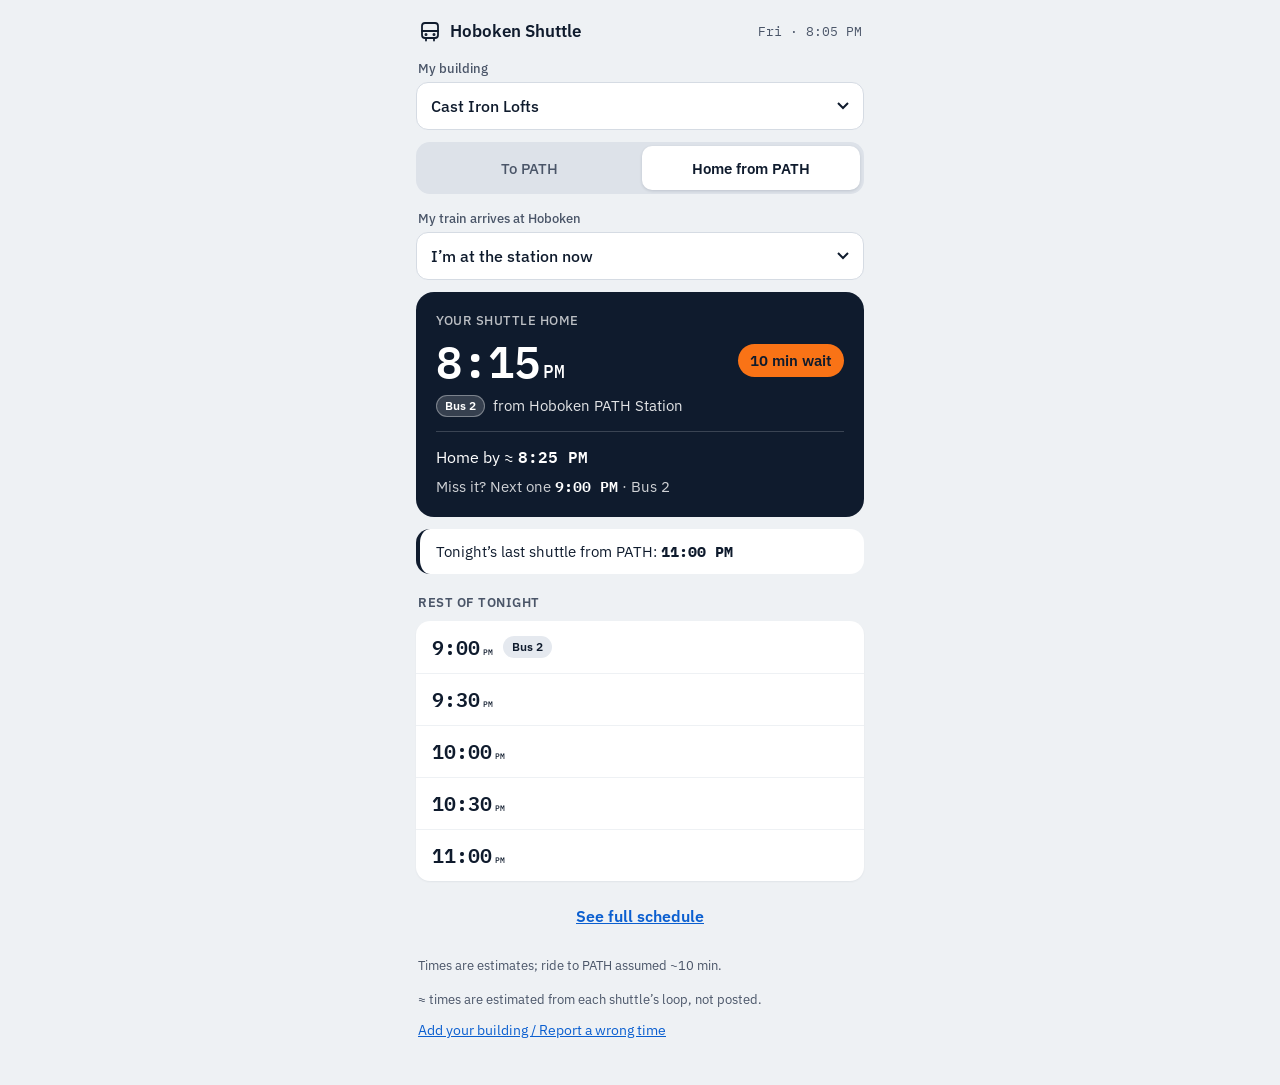
<file: index.html>
<!doctype html>
<html lang="en">
<head>
  <meta charset="utf-8">
  <meta name="viewport" content="width=device-width, initial-scale=1, viewport-fit=cover">
  <title>Hoboken Shuttle</title>
  <meta name="description" content="Next shuttle to Hoboken PATH, and which train you can make.">
  <meta name="theme-color" content="#0F1B2D">
  <link rel="preconnect" href="https://fonts.googleapis.com">
  <link rel="preconnect" href="https://fonts.gstatic.com" crossorigin>
  <link rel="stylesheet" href="https://fonts.googleapis.com/css2?family=IBM+Plex+Mono:wght@500;600&family=IBM+Plex+Sans:wght@400;500;600&display=swap">
  <link rel="stylesheet" href="styles.css">
</head>
<body>
  <div class="wrap">
    <header class="app-header">
      <div class="brand">
        <svg viewBox="0 0 24 24" width="24" height="24" aria-hidden="true" fill="none" stroke="currentColor" stroke-width="1.8" stroke-linecap="round" stroke-linejoin="round">
          <rect x="4" y="3" width="16" height="15" rx="3"/><path d="M4 11h16M8 18v2.5M16 18v2.5"/><circle cx="8" cy="14.5" r=".6" fill="currentColor"/><circle cx="16" cy="14.5" r=".6" fill="currentColor"/>
        </svg>
        <span>Hoboken Shuttle</span>
      </div>
      <div class="clock mono" id="clock" aria-live="off"></div>
    </header>

    <main>
      <section id="screen-main" aria-label="Next shuttle">
        <div class="field">
          <label for="building">My building</label>
          <select id="building"></select>
        </div>
        <div class="seg" role="group" aria-label="Direction">
          <button type="button" class="seg-btn" data-mode="to" aria-pressed="false">To PATH</button>
          <button type="button" class="seg-btn" data-mode="home" aria-pressed="false">Home from PATH</button>
        </div>
        <div class="field" id="picker" hidden>
          <label for="arrival">My train arrives at Hoboken</label>
          <select id="arrival"></select>
        </div>
        <div id="content"></div>
      </section>

      <section id="screen-schedule" aria-label="Full schedule" hidden>
        <div class="sched-bar">
          <button type="button" class="back" id="back"><span aria-hidden="true">←</span> Back</button>
          <div class="field field--bar">
            <label for="building2" class="sr-only">My building</label>
            <select id="building2"></select>
          </div>
        </div>
        <div id="schedule"></div>
      </section>
    </main>
    <noscript><p class="note">This app needs JavaScript to show the schedule.</p></noscript>
  </div>
  <script type="module" src="app.js"></script>
</body>
</html>
</file>
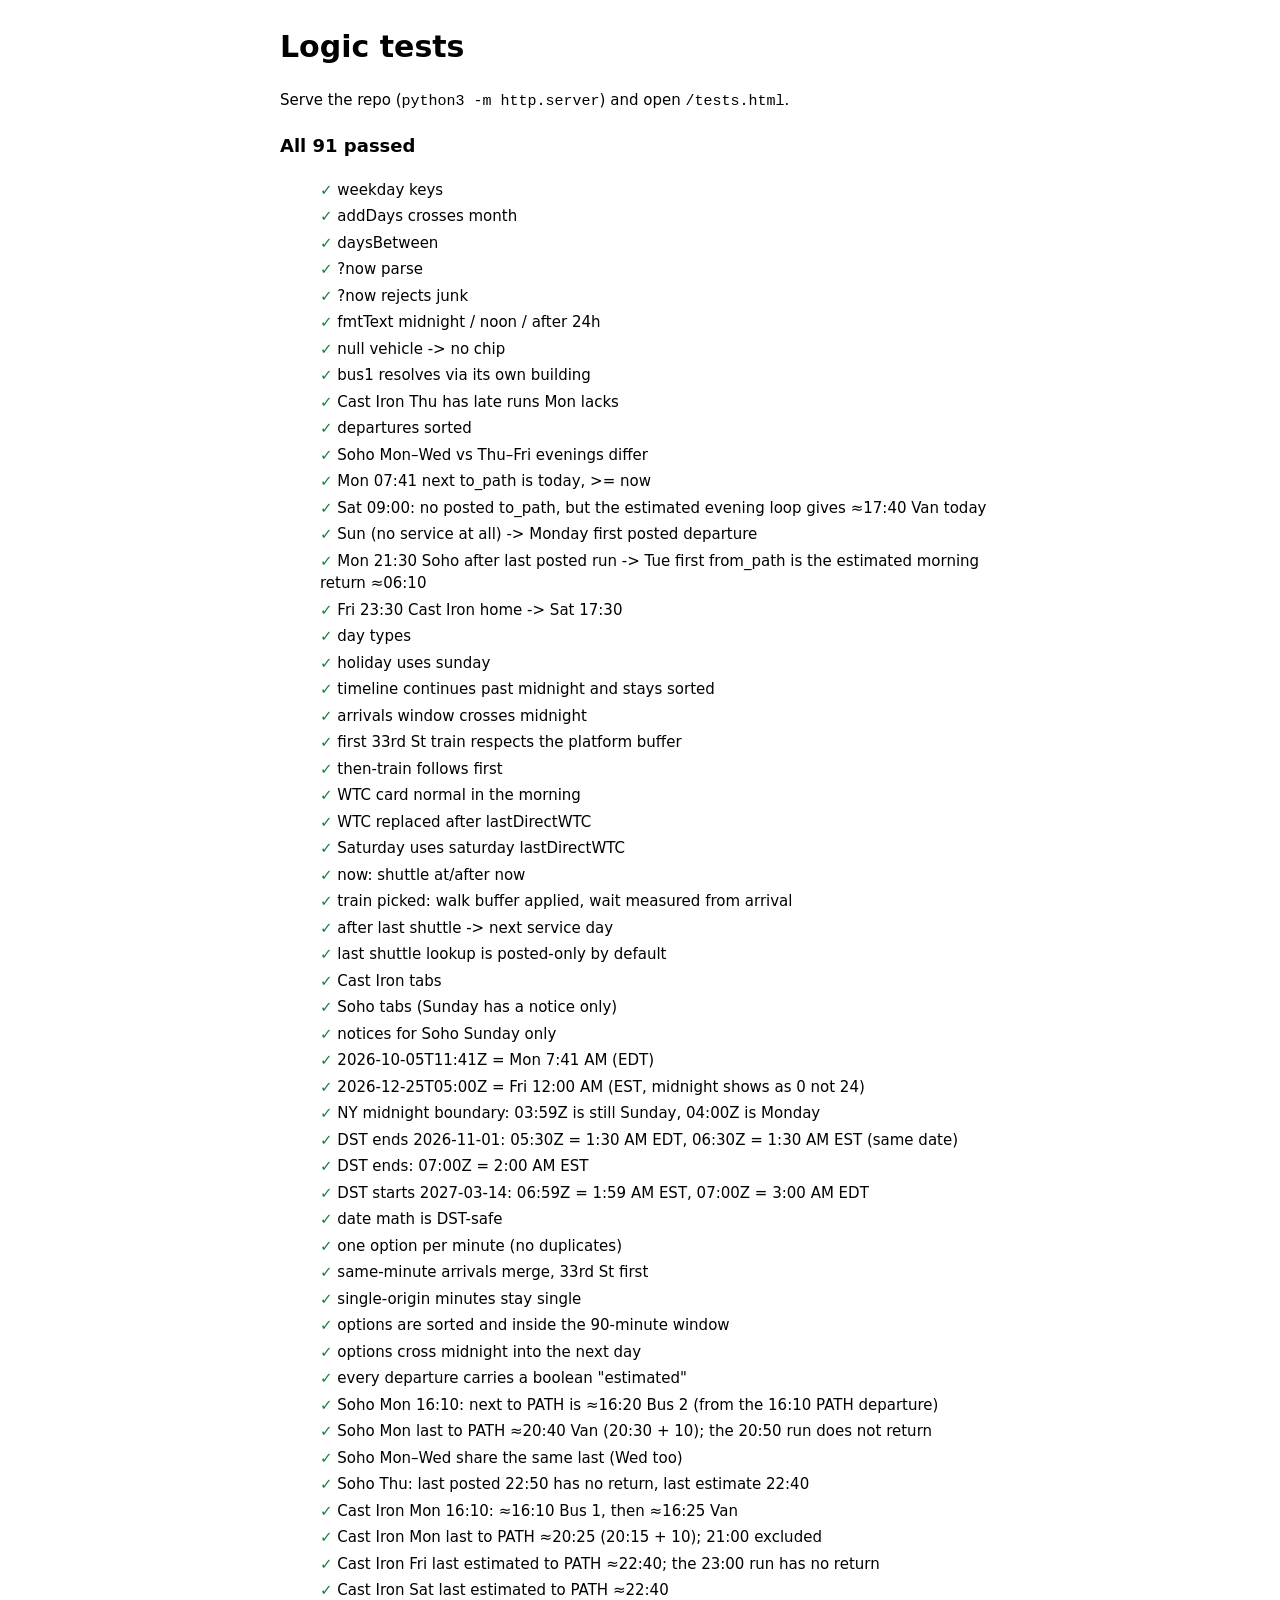
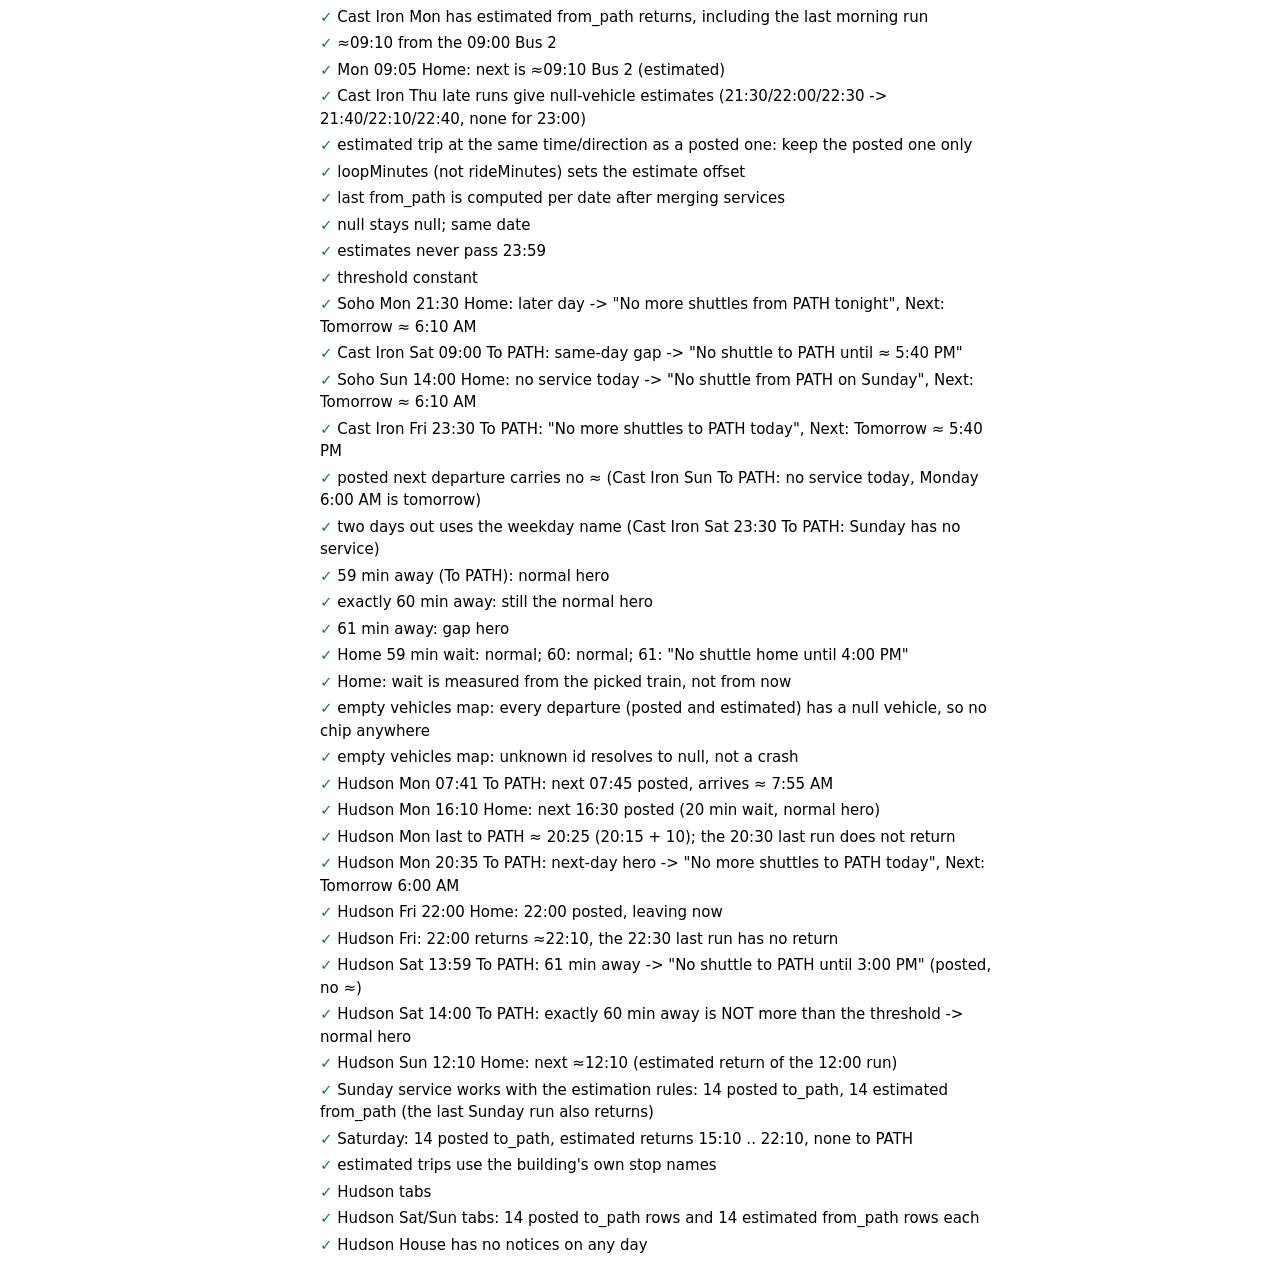
<file: tests.html>
<!doctype html>
<html lang="en">
<head>
  <meta charset="utf-8">
  <meta name="viewport" content="width=device-width, initial-scale=1">
  <title>Hoboken Shuttle tests</title>
  <style>
    body { font: 15px/1.5 system-ui, sans-serif; max-width: 720px; margin: 24px auto; padding: 0 16px; }
    li { list-style: none; padding: 2px 0; } .pass::before { content: "✓ "; color: #15803D; }
    .fail { color: #B91C1C; font-weight: 600; } .fail::before { content: "✗ "; }
    #summary { font-weight: 700; font-size: 18px; }
  </style>
</head>
<body>
  <h1>Logic tests</h1>
  <p>Serve the repo (<code>python3 -m http.server</code>) and open <code>/tests.html</code>.</p>
  <p id="summary">Running…</p>
  <ul id="results"></ul>
  <script type="module">
    import { nowNY, parseNowOverride, addDays, daysBetween, dayKey, fmtText } from './js/time.js';
    import * as L from './js/logic.js';

    const [sch, path] = await Promise.all(['data/schedules.json', 'data/path.json'].map((u) => fetch(u).then((r) => r.json())));
    const bld = (id) => sch.buildings.find((b) => b.id === id);
    const [cast, soho] = [bld('cast-iron'), bld('soho-lofts')];
    const at = (date, hhmm) => ({ date, minutes: +hhmm.slice(0, 2) * 60 + +hhmm.slice(3) });
    // 2026-10-02 is a Friday: Sat 10-03, Sun 10-04, Mon 10-05, Tue 10-06
    const results = [];
    const eq = (name, got, want) => results.push({ name, ok: JSON.stringify(got) === JSON.stringify(want), got, want });
    const ok = (name, cond, got) => results.push({ name, ok: !!cond, got, want: 'truthy' });

    // time
    eq('weekday keys', ['2026-10-02', '2026-10-03', '2026-10-04', '2026-10-05'].map(dayKey), ['fri', 'sat', 'sun', 'mon']);
    eq('addDays crosses month', addDays('2026-10-31', 1), '2026-11-01');
    eq('daysBetween', daysBetween('2026-10-02', '2026-10-05'), 3);
    eq('?now parse', parseNowOverride('2026-10-05T07:41'), { date: '2026-10-05', minutes: 461 });
    eq('?now rejects junk', [parseNowOverride('2026-13-45T07:41'), parseNowOverride('nope'), parseNowOverride('2026-10-05T25:00')], [null, null, null]);
    eq('fmtText midnight / noon / after 24h', [fmtText(0), fmtText(720), fmtText(1445)], ['12:00 AM', '12:00 PM', '12:05 AM']);

    // vehicles are building-scoped
    eq('null vehicle -> no chip', L.vehicleOf(cast, null), null);
    const savedLabel = soho.vehicles.bus1.label;
    soho.vehicles.bus1.label = 'SOHO-ONLY';
    eq('bus1 resolves via its own building', [L.vehicleOf(cast, 'bus1').label, L.vehicleOf(soho, 'bus1').label], ['Bus 1', 'SOHO-ONLY']);
    soho.vehicles.bus1.label = savedLabel;

    // shuttle day matching uses each service's days exactly
    const castThu = L.departuresFor(cast, 'from_path', '2026-10-01'), castMon = L.departuresFor(cast, 'from_path', '2026-10-05');
    ok('Cast Iron Thu has late runs Mon lacks', castThu.length > castMon.length && castThu.some((d) => d.time === '23:00' && d.vehicle === null), castThu.length + ' vs ' + castMon.length);
    ok('departures sorted', castThu.every((d, i) => !i || castThu[i - 1].min <= d.min));
    const sohoMon = L.departuresFor(soho, 'from_path', '2026-10-05'), sohoFri = L.departuresFor(soho, 'from_path', '2026-10-02');
    ok('Soho Mon–Wed vs Thu–Fri evenings differ', sohoMon.at(-1).time === '20:50' && sohoFri.at(-1).time === '22:50', [sohoMon.at(-1).time, sohoFri.at(-1).time]);

    // next departure
    let n = L.nextDeparture(cast, 'to_path', at('2026-10-05', '07:41'));
    ok('Mon 07:41 next to_path is today, >= now', n.date === '2026-10-05' && n.dep.min >= 461, n.dep.time);
    n = L.nextDeparture(cast, 'to_path', at('2026-10-03', '09:00'));
    eq('Sat 09:00: no posted to_path, but the estimated evening loop gives ≈17:40 Van today', [n.date, n.dep.time, n.dep.estimated, n.dep.vehicle.id], ['2026-10-03', '17:40', true, 'van']);
    n = L.nextDeparture(cast, 'to_path', at('2026-10-04', '09:00'));
    eq('Sun (no service at all) -> Monday first posted departure', [n.date, n.dep.time, n.dep.estimated], ['2026-10-05', cast.services[0].departures[0].time, false]);
    n = L.nextDeparture(soho, 'from_path', at('2026-10-05', '21:30'));
    eq('Mon 21:30 Soho after last posted run -> Tue first from_path is the estimated morning return ≈06:10', [n.date, n.dep.time, n.dep.estimated], ['2026-10-06', '06:10', true]);
    n = L.nextDeparture(cast, 'from_path', at('2026-10-02', '23:30'));
    eq('Fri 23:30 Cast Iron home -> Sat 17:30', [n.date, n.dep.time], ['2026-10-03', '17:30']);

    // PATH day types and midnight crossing
    eq('day types', ['2026-10-02', '2026-10-03', '2026-10-04'].map((d) => L.pathDayType(path, d)), ['weekday', 'saturday', 'sunday']);
    eq('holiday uses sunday', L.pathDayType({ ...path, holidays: ['2026-10-05'] }, '2026-10-05'), 'sunday');
    const tl = L.pathTimeline(path, '2026-10-02', 'departures');
    ok('timeline continues past midnight and stays sorted', tl.some((e) => e.abs >= 1440) && tl.every((e, i) => !i || tl[i - 1].abs <= e.abs));
    const late = L.pathArrivalsWindow(path, at('2026-10-02', '23:30'));
    ok('arrivals window crosses midnight', late.some((e) => e.abs >= 1440) && late.every((e) => e.abs <= 23 * 60 + 30 + 90), late.length);

    // connections: buffer, slack, tight
    const c = L.connections(path, '2026-10-05', 7 * 60 + 51);
    ok('first 33rd St train respects the platform buffer', c[0].first.abs >= 7 * 60 + 51 + L.PLATFORM_BUFFER_MIN && c[0].slack >= 0 && c[0].first.abs - 471 - 2 === c[0].slack, c[0]);
    ok('then-train follows first', c[0].then.abs > c[0].first.abs);
    ok('WTC card normal in the morning', c[1].dest === L.WTC && c[1].first, c[1]);

    // after lastDirectWTC (fixture: to_path shuttle that arrives after 23:13 on a weekday)
    const lateBuilding = { id: 'x', rideMinutes: 10, vehicles: { v: { label: 'V' } }, notices: [], services: [{ direction: 'to_path', from: 'X', days: ['fri'], departures: [{ time: '23:10', vehicle: 'v' }] }] };
    const ln = L.nextDeparture(lateBuilding, 'to_path', at('2026-10-02', '23:00'));
    const lc = L.shuttleConnections(path, lateBuilding, ln);
    eq('WTC replaced after lastDirectWTC', [lc[1].noDirectAfter, !!lc[0].first], [path.lastDirectWTC.weekday, true]);
    eq('Saturday uses saturday lastDirectWTC', L.connections(path, '2026-10-03', 21 * 60 + 30)[1].noDirectAfter, path.lastDirectWTC.saturday);

    // home shuttle
    let h = L.homeShuttle(cast, at('2026-10-09', '18:12'), null);
    ok('now: shuttle at/after now', h.dep.min >= 18 * 60 + 12 && h.waitMin === h.dep.min - (18 * 60 + 12) && h.miss.dep.min > h.dep.min, h.dep.time);
    const arr = 18 * 60 + 24;
    h = L.homeShuttle(cast, at('2026-10-09', '18:12'), arr);
    ok('train picked: walk buffer applied, wait measured from arrival', h.dep.min >= arr + L.HOME_WALK_MIN && h.waitMin === h.dep.min - arr, [h.dep.time, h.waitMin]);
    h = L.homeShuttle(cast, at('2026-10-02', '23:30'), null);
    eq('after last shuttle -> next service day', [h.date, h.dep.time], ['2026-10-03', '17:30']);
    ok('last shuttle lookup is posted-only by default', L.lastShuttle(cast, 'from_path', '2026-10-02').time === '23:00' && L.lastShuttle(cast, 'to_path', '2026-10-03') === null);

    // full-schedule tabs derive from data
    eq('Cast Iron tabs', L.scheduleGroups(cast).map((g) => g.label), ['Mon–Wed', 'Thu–Fri', 'Sat']);
    eq('Soho tabs (Sunday has a notice only)', L.scheduleGroups(soho).map((g) => g.label), ['Mon–Wed', 'Thu–Fri', 'Sat', 'Sun']);
    ok('notices for Soho Sunday only', L.noticesFor(soho, '2026-10-04').length === 1 && L.noticesFor(soho, '2026-10-05').length === 0);

    // timezone independence: fixed UTC instants must map to the same New York wall time on any device
    const ny = (iso) => { const n = nowNY(new Date(iso)); return `${n.date} ${dayKey(n.date)} ${fmtText(n.minutes)}`; };
    eq('2026-10-05T11:41Z = Mon 7:41 AM (EDT)', ny('2026-10-05T11:41:00Z'), '2026-10-05 mon 7:41 AM');
    eq('2026-12-25T05:00Z = Fri 12:00 AM (EST, midnight shows as 0 not 24)', ny('2026-12-25T05:00:00Z'), '2026-12-25 fri 12:00 AM');
    eq('NY midnight boundary: 03:59Z is still Sunday, 04:00Z is Monday', [ny('2026-10-05T03:59:00Z'), ny('2026-10-05T04:00:00Z')], ['2026-10-04 sun 11:59 PM', '2026-10-05 mon 12:00 AM']);
    eq('DST ends 2026-11-01: 05:30Z = 1:30 AM EDT, 06:30Z = 1:30 AM EST (same date)', [ny('2026-11-01T05:30:00Z'), ny('2026-11-01T06:30:00Z')], ['2026-11-01 sun 1:30 AM', '2026-11-01 sun 1:30 AM']);
    eq('DST ends: 07:00Z = 2:00 AM EST', ny('2026-11-01T07:00:00Z'), '2026-11-01 sun 2:00 AM');
    eq('DST starts 2027-03-14: 06:59Z = 1:59 AM EST, 07:00Z = 3:00 AM EDT', [ny('2027-03-14T06:59:00Z'), ny('2027-03-14T07:00:00Z')], ['2027-03-14 sun 1:59 AM', '2027-03-14 sun 3:00 AM']);
    eq('date math is DST-safe', [daysBetween('2026-10-31', '2026-11-02'), addDays('2026-11-01', 1), dayKey('2026-11-02')], [2, '2026-11-02', 'mon']);

    // merged arrival options
    const opts = L.arrivalOptions(path, at('2026-10-09', '18:12'));
    ok('one option per minute (no duplicates)', new Set(opts.map((o) => o.abs)).size === opts.length && opts.length > 0, opts.length);
    const six15 = opts.find((o) => o.abs === 18 * 60 + 15);
    eq('same-minute arrivals merge, 33rd St first', six15 && six15.origins, ['33rd St', 'World Trade Center']);
    ok('single-origin minutes stay single', opts.some((o) => o.origins.length === 1));
    ok('options are sorted and inside the 90-minute window', opts.every((o, i) => (!i || opts[i - 1].abs < o.abs) && o.abs >= 18 * 60 + 12 && o.abs <= 18 * 60 + 12 + L.ARRIVAL_WINDOW_MIN));
    const nightOpts = L.arrivalOptions(path, at('2026-10-02', '23:30'));
    ok('options cross midnight into the next day', nightOpts.some((o) => o.date === '2026-10-03'), nightOpts.length);

    // ---- estimated return trips ----
    const times = (list) => list.map((d) => d.time);
    const estOnly = (b, dir, date) => L.departuresFor(b, dir, date).filter((d) => d.estimated);
    const all = [['cast-iron', cast], ['soho-lofts', soho]].flatMap(([, b]) => ['2026-10-01', '2026-10-02', '2026-10-03', '2026-10-05'].flatMap((d) => ['to_path', 'from_path'].flatMap((dir) => L.departuresFor(b, dir, d))));
    ok('every departure carries a boolean "estimated"', all.length > 100 && all.every((d) => typeof d.estimated === 'boolean'), all.length);

    // Soho Mon 16:10 To PATH
    n = L.nextDeparture(soho, 'to_path', at('2026-10-05', '16:10'));
    eq('Soho Mon 16:10: next to PATH is ≈16:20 Bus 2 (from the 16:10 PATH departure)', [n.dep.time, n.dep.estimated, n.dep.vehicle.label, n.dep.returningFrom], ['16:20', true, 'Bus 2', 'PATH']);
    let last = L.lastShuttle(soho, 'to_path', '2026-10-05', true);
    eq('Soho Mon last to PATH ≈20:40 Van (20:30 + 10); the 20:50 run does not return', [last.time, last.estimated, last.vehicle.label, estOnly(soho, 'to_path', '2026-10-05').some((d) => d.time === '21:00')], ['20:40', true, 'Van', false]);
    eq('Soho Mon–Wed share the same last (Wed too)', L.lastShuttle(soho, 'to_path', '2026-10-07', true).time, '20:40');
    eq('Soho Thu: last posted 22:50 has no return, last estimate 22:40', L.lastShuttle(soho, 'to_path', '2026-10-08', true).time, '22:40');

    // Cast Iron Mon 16:10
    n = L.nextDeparture(cast, 'to_path', at('2026-10-05', '16:10'));
    eq('Cast Iron Mon 16:10: ≈16:10 Bus 1, then ≈16:25 Van', [n.dep.time, n.dep.vehicle.label, n.dep.estimated, n.list[n.index + 1].time, n.list[n.index + 1].vehicle.label], ['16:10', 'Bus 1', true, '16:25', 'Van']);
    last = L.lastShuttle(cast, 'to_path', '2026-10-05', true);
    eq('Cast Iron Mon last to PATH ≈20:25 (20:15 + 10); 21:00 excluded', [last.time, estOnly(cast, 'to_path', '2026-10-05').some((d) => d.time === '21:10')], ['20:25', false]);

    // Cast Iron Fri / Sat
    last = L.lastShuttle(cast, 'to_path', '2026-10-09', true);
    eq('Cast Iron Fri last estimated to PATH ≈22:40; the 23:00 run has no return', [last.time, last.estimated, estOnly(cast, 'to_path', '2026-10-09').some((d) => d.time === '23:10')], ['22:40', true, false]);
    last = L.lastShuttle(cast, 'to_path', '2026-10-03', true);
    eq('Cast Iron Sat last estimated to PATH ≈22:40', [last.time, last.estimated], ['22:40', true]);

    // Home, morning estimated returns
    const morning = estOnly(cast, 'from_path', '2026-10-05');
    ok('Cast Iron Mon has estimated from_path returns, including the last morning run', morning.length === cast.services[0].departures.length && morning.at(-1).time === '10:10', morning.length);
    ok('≈09:10 from the 09:00 Bus 2', morning.some((d) => d.time === '09:10' && d.vehicle.label === 'Bus 2' && d.returningFrom === 'Cast Iron Lofts'));
    h = L.homeShuttle(cast, at('2026-10-05', '09:05'), null);
    eq('Mon 09:05 Home: next is ≈09:10 Bus 2 (estimated)', [h.dep.time, h.dep.estimated, h.dep.vehicle.label], ['09:10', true, 'Bus 2']);

    // null vehicles
    const nulls = estOnly(cast, 'to_path', '2026-10-01').filter((d) => d.vehicle === null);
    eq('Cast Iron Thu late runs give null-vehicle estimates (21:30/22:00/22:30 -> 21:40/22:10/22:40, none for 23:00)', times(nulls), ['21:40', '22:10', '22:40']);

    // rules against fixtures
    const fx = (over) => ({ id: 'f', name: 'Fix', rideMinutes: 10, loopMinutes: 10, vehicles: { a: { label: 'A' }, b: { label: 'B' } }, notices: [],
      services: [{ direction: 'from_path', from: 'P', days: ['mon'], departures: [{ time: '12:00', vehicle: 'a' }, { time: '13:00', vehicle: 'a' }] }, ...(over || [])] });
    eq('estimated trip at the same time/direction as a posted one: keep the posted one only',
      L.departuresFor(fx([{ direction: 'to_path', from: 'Fix', days: ['mon'], departures: [{ time: '12:10', vehicle: 'b' }] }]), 'to_path', '2026-10-05').filter((d) => d.time === '12:10').map((d) => [d.vehicle.id, d.estimated]), [['b', false]]);
    eq('loopMinutes (not rideMinutes) sets the estimate offset', [L.departuresFor({ ...fx(), loopMinutes: 15, rideMinutes: 10 }, 'to_path', '2026-10-05').filter((d) => d.estimated).map((d) => d.time),
      L.departuresFor({ ...fx(), loopMinutes: 10, rideMinutes: 25 }, 'to_path', '2026-10-05').filter((d) => d.estimated).map((d) => d.time)], [['12:15'], ['12:10']]);
    eq('last from_path is computed per date after merging services', times(L.departuresFor(fx([{ direction: 'from_path', from: 'P', days: ['mon'], departures: [{ time: '14:00', vehicle: 'b' }] }]), 'to_path', '2026-10-05')), ['12:10', '13:10']);
    eq('null stays null; same date', L.departuresFor(fx([{ direction: 'from_path', from: 'P', days: ['mon'], departures: [{ time: '11:00', vehicle: null }] }]), 'to_path', '2026-10-05').filter((d) => d.time === '11:10').map((d) => d.vehicle), [null]);
    ok('estimates never pass 23:59', all.every((d) => d.min < 1440));

    // ---- hero gap framing ----
    const frameFor = (b, dir, now) => {
      const nd = dir === 'to_path' ? L.nextDeparture(b, 'to_path', now) : L.homeShuttle(b, now, null);
      const away = dir === 'to_path' ? nd.dep.min - now.minutes : nd.waitMin;
      return L.heroFrame({ direction: dir, dep: nd.dep, date: nd.date, now, minutesAway: away, noServiceToday: !L.departuresFor(b, dir, now.date).length });
    };
    eq('threshold constant', L.GAP_THRESHOLD_MIN, 60);
    eq('Soho Mon 21:30 Home: later day -> "No more shuttles from PATH tonight", Next: Tomorrow ≈ 6:10 AM',
      frameFor(soho, 'from_path', at('2026-10-05', '21:30')), { gap: 'later-day', headline: 'No more shuttles from PATH tonight', next: 'Next:', when: 'Tomorrow', time: '≈ 6:10 AM' });
    eq('Cast Iron Sat 09:00 To PATH: same-day gap -> "No shuttle to PATH until ≈ 5:40 PM"',
      frameFor(cast, 'to_path', at('2026-10-03', '09:00')), { gap: 'same-day', headline: 'No shuttle to PATH until', time: '≈ 5:40 PM' });
    eq('Soho Sun 14:00 Home: no service today -> "No shuttle from PATH on Sunday", Next: Tomorrow ≈ 6:10 AM',
      frameFor(soho, 'from_path', at('2026-10-04', '14:00')), { gap: 'later-day', headline: 'No shuttle from PATH on Sunday', next: 'Next:', when: 'Tomorrow', time: '≈ 6:10 AM' });
    eq('Cast Iron Fri 23:30 To PATH: "No more shuttles to PATH today", Next: Tomorrow ≈ 5:40 PM',
      frameFor(cast, 'to_path', at('2026-10-09', '23:30')), { gap: 'later-day', headline: 'No more shuttles to PATH today', next: 'Next:', when: 'Tomorrow', time: '≈ 5:40 PM' });
    eq('posted next departure carries no ≈ (Cast Iron Sun To PATH: no service today, Monday 6:00 AM is tomorrow)',
      frameFor(cast, 'to_path', at('2026-10-04', '09:00')), { gap: 'later-day', headline: 'No shuttle to PATH on Sunday', next: 'Next:', when: 'Tomorrow', time: '6:00 AM' });
    eq('two days out uses the weekday name (Cast Iron Sat 23:30 To PATH: Sunday has no service)', (({ headline, when, time }) => ({ headline, when, time }))(frameFor(cast, 'to_path', at('2026-10-03', '23:30'))),
      { headline: 'No more shuttles to PATH today', when: 'Monday', time: '6:00 AM' });
    // just under / at / just over the threshold (Cast Iron Mon: next to_path is the ≈16:10 estimate; next from_path is 16:00 posted)
    eq('59 min away (To PATH): normal hero', frameFor(cast, 'to_path', at('2026-10-05', '15:11')), { gap: null });
    eq('exactly 60 min away: still the normal hero', frameFor(cast, 'to_path', at('2026-10-05', '15:10')), { gap: null });
    eq('61 min away: gap hero', frameFor(cast, 'to_path', at('2026-10-05', '15:09')).gap, 'same-day');
    eq('Home 59 min wait: normal; 60: normal; 61: "No shuttle home until 4:00 PM"',
      [frameFor(cast, 'from_path', at('2026-10-05', '15:01')), frameFor(cast, 'from_path', at('2026-10-05', '15:00')), frameFor(cast, 'from_path', at('2026-10-05', '14:59'))],
      [{ gap: null }, { gap: null }, { gap: 'same-day', headline: 'No shuttle home until', time: '4:00 PM' }]);
    ok('Home: wait is measured from the picked train, not from now', (() => {
      const nd = L.homeShuttle(cast, at('2026-10-05', '14:00'), 15 * 60 + 50); // train arrives 15:50 -> 16:00 shuttle
      return nd.waitMin === 10 && L.heroFrame({ direction: 'from_path', dep: nd.dep, date: nd.date, now: at('2026-10-05', '14:00'), minutesAway: nd.waitMin }).gap === null;
    })());

    // ---- Hudson House: empty vehicles map, null vehicles everywhere, real Sat/Sun service (posted to_path only) ----
    const hud = bld('hudson-house');
    const allHud = ['2026-10-01', '2026-10-02', '2026-10-03', '2026-10-04', '2026-10-05'].flatMap((d) => ['to_path', 'from_path'].flatMap((dir) => L.departuresFor(hud, dir, d)));
    ok('empty vehicles map: every departure (posted and estimated) has a null vehicle, so no chip anywhere', allHud.length > 100 && allHud.every((d) => d.vehicle === null), allHud.length);
    eq('empty vehicles map: unknown id resolves to null, not a crash', [L.vehicleOf(hud, 'bus1'), L.vehicleOf(hud, null)], [null, null]);

    n = L.nextDeparture(hud, 'to_path', at('2026-10-05', '07:41'));
    eq('Hudson Mon 07:41 To PATH: next 07:45 posted, arrives ≈ 7:55 AM', [n.dep.time, n.dep.estimated, fmtText(n.dep.min + hud.rideMinutes)], ['07:45', false, '7:55 AM']);

    h = L.homeShuttle(hud, at('2026-10-05', '16:10'), null);
    eq('Hudson Mon 16:10 Home: next 16:30 posted (20 min wait, normal hero)', [h.dep.time, h.dep.estimated, h.waitMin, frameFor(hud, 'from_path', at('2026-10-05', '16:10')).gap], ['16:30', false, 20, null]);

    last = L.lastShuttle(hud, 'to_path', '2026-10-05', true);
    eq('Hudson Mon last to PATH ≈ 20:25 (20:15 + 10); the 20:30 last run does not return', [last.time, last.estimated, estOnly(hud, 'to_path', '2026-10-05').some((d) => d.time === '20:40')], ['20:25', true, false]);
    eq('Hudson Mon 20:35 To PATH: next-day hero -> "No more shuttles to PATH today", Next: Tomorrow 6:00 AM',
      frameFor(hud, 'to_path', at('2026-10-05', '20:35')), { gap: 'later-day', headline: 'No more shuttles to PATH today', next: 'Next:', when: 'Tomorrow', time: '6:00 AM' });

    h = L.homeShuttle(hud, at('2026-10-09', '22:00'), null);
    eq('Hudson Fri 22:00 Home: 22:00 posted, leaving now', [h.dep.time, h.dep.estimated, h.waitMin], ['22:00', false, 0]);
    eq('Hudson Fri: 22:00 returns ≈22:10, the 22:30 last run has no return', [estOnly(hud, 'to_path', '2026-10-09').some((d) => d.time === '22:10'), estOnly(hud, 'to_path', '2026-10-09').some((d) => d.time === '22:40'), L.lastShuttle(hud, 'from_path', '2026-10-09').time], [true, false, '22:30']);

    eq('Hudson Sat 13:59 To PATH: 61 min away -> "No shuttle to PATH until 3:00 PM" (posted, no ≈)', frameFor(hud, 'to_path', at('2026-10-03', '13:59')), { gap: 'same-day', headline: 'No shuttle to PATH until', time: '3:00 PM' });
    eq('Hudson Sat 14:00 To PATH: exactly 60 min away is NOT more than the threshold -> normal hero', frameFor(hud, 'to_path', at('2026-10-03', '14:00')), { gap: null });

    h = L.homeShuttle(hud, at('2026-10-04', '12:10'), null);
    eq('Hudson Sun 12:10 Home: next ≈12:10 (estimated return of the 12:00 run)', [h.dep.time, h.dep.estimated, h.waitMin, h.dep.returningFrom], ['12:10', true, 0, 'Hudson House']);
    eq('Sunday service works with the estimation rules: 14 posted to_path, 14 estimated from_path (the last Sunday run also returns)',
      [L.departuresFor(hud, 'to_path', '2026-10-04').filter((d) => !d.estimated).length, estOnly(hud, 'from_path', '2026-10-04').length, estOnly(hud, 'from_path', '2026-10-04').at(-1).time], [14, 14, '18:10']);
    eq('Saturday: 14 posted to_path, estimated returns 15:10 .. 22:10, none to PATH', [estOnly(hud, 'from_path', '2026-10-03').length, estOnly(hud, 'from_path', '2026-10-03')[0].time, estOnly(hud, 'from_path', '2026-10-03').at(-1).time, estOnly(hud, 'to_path', '2026-10-03').length], [14, '15:10', '22:10', 0]);
    eq('estimated trips use the building\'s own stop names',
      [estOnly(hud, 'from_path', '2026-10-04')[0].from, estOnly(hud, 'to_path', '2026-10-05')[0].from, estOnly(cast, 'from_path', '2026-10-05')[0].from, estOnly(cast, 'to_path', '2026-10-05')[0].from],
      ['Hoboken PATH (pickup near 70 Hudson St)', 'Hudson House', 'Hoboken PATH Station', 'Cast Iron Lofts']);
    eq('Hudson tabs', L.scheduleGroups(hud).map((g) => g.label), ['Mon–Wed', 'Thu–Fri', 'Sat', 'Sun']);
    ok('Hudson Sat/Sun tabs: 14 posted to_path rows and 14 estimated from_path rows each', (() => { const g = L.scheduleGroups(hud); return g[3].to.length === 14 && g[3].from.length === 14 && g[3].from.every((d) => d.estimated) && g[2].to.length === 14 && g[2].from.length === 14; })());
    ok('Hudson House has no notices on any day', ['2026-10-01', '2026-10-02', '2026-10-03', '2026-10-04', '2026-10-05'].every((d) => L.noticesFor(hud, d).length === 0) && hud.notices.length === 0);

    const fails = results.filter((r) => !r.ok);
    document.getElementById('summary').textContent = fails.length ? `${fails.length} of ${results.length} FAILED` : `All ${results.length} passed`;
    document.getElementById('results').innerHTML = results.map((r) =>
      `<li class="${r.ok ? 'pass' : 'fail'}">${r.name}${r.ok ? '' : ` — got ${JSON.stringify(r.got)}, want ${JSON.stringify(r.want)}`}</li>`).join('');
    window.__testResults = { total: results.length, failed: fails.map((f) => f.name) };
  </script>
</body>
</html>
</file>
<file: styles.css>
:root {
  --bg: #EEF1F4; --text: #0F1B2D; --muted: #4A5568; --card: #fff; --line: #D5DBE3;
  --chip: #E5E9EF; --pill: #F97316; --good: #15803D; --warn: #B45309; --link: #0B5FD0;
  --sans: 'IBM Plex Sans', system-ui, -apple-system, 'Segoe UI', Roboto, 'Helvetica Neue', Arial, sans-serif;
  --mono: 'IBM Plex Mono', ui-monospace, SFMono-Regular, Menlo, Consolas, monospace;
}
* { box-sizing: border-box; }
body { margin: 0; background: var(--bg); color: var(--text); font: 400 16px/1.4 var(--sans); -webkit-text-size-adjust: 100%; }
.mono, .t { font-family: var(--mono); font-variant-numeric: tabular-nums; }
.wrap { max-width: 480px; margin: 0 auto; padding: 16px 16px calc(32px + env(safe-area-inset-bottom)); }
.sr-only { position: absolute; width: 1px; height: 1px; overflow: hidden; clip: rect(0 0 0 0); white-space: nowrap; }
a { color: var(--link); }
:focus-visible { outline: 3px solid #2563EB; outline-offset: 2px; }

.app-header { display: flex; align-items: center; justify-content: space-between; gap: 8px; padding: 4px 2px 16px; }
.brand { display: flex; align-items: center; gap: 8px; font-weight: 600; font-size: 17px; white-space: nowrap; }
.clock { font-size: 13px; color: var(--muted); text-align: right; white-space: nowrap; }
.clock b { background: var(--text); color: #fff; border-radius: 4px; padding: 1px 5px; font-size: 11px; margin-left: 6px; }

.field { margin: 0 0 12px; }
.field label { display: block; font-size: 13px; font-weight: 500; color: var(--muted); margin: 0 0 4px 2px; }
select { width: 100%; min-height: 48px; padding: 10px 40px 10px 14px; font: 500 16px var(--sans); color: var(--text);
  background: #fff url("data:image/svg+xml,%3Csvg xmlns='http://www.w3.org/2000/svg' width='12' height='8' fill='none' stroke='%230F1B2D' stroke-width='2'%3E%3Cpath d='M1 1l5 5 5-5'/%3E%3C/svg%3E") no-repeat right 14px center;
  border: 1px solid var(--line); border-radius: 12px; appearance: none; -webkit-appearance: none; }
.field--bar { flex: 1; margin: 0; }

.seg { display: grid; grid-template-columns: 1fr 1fr; gap: 4px; padding: 4px; background: #DDE2E9; border-radius: 14px; margin: 0 0 16px; }
.seg-btn { min-height: 44px; border: 0; border-radius: 10px; background: transparent; font: 500 15px var(--sans); color: var(--muted); cursor: pointer; }
.seg-btn[aria-pressed="true"] { background: #fff; color: var(--text); font-weight: 600; box-shadow: 0 1px 3px rgba(15, 27, 45, .15); }

.card { background: var(--card); border-radius: 14px; padding: 16px; margin: 0 0 12px; box-shadow: 0 1px 2px rgba(15, 27, 45, .06); }
.section-title { margin: 20px 2px 8px; font-size: 13px; font-weight: 600; letter-spacing: .04em; text-transform: uppercase; color: var(--muted); }
.note { margin: 0 2px 12px; color: var(--muted); font-size: 15px; }
.notice { border-left: 4px solid var(--warn); }
.notice p { margin: 0; }

.hero { background: var(--text); color: #fff; border-radius: 18px; padding: 20px; margin: 0 0 12px; }
.hero-label { font-size: 13px; font-weight: 500; letter-spacing: .04em; text-transform: uppercase; color: rgba(255, 255, 255, .72); }
.hero-row { display: flex; align-items: center; justify-content: space-between; gap: 12px; margin: 6px 0 10px; flex-wrap: wrap; }
.hero-time { font-size: 44px; line-height: 1.1; font-weight: 600; }
.t small { font-size: .42em; font-weight: 500; margin-left: 3px; }
.pill { display: inline-block; background: var(--pill); color: var(--text); font-weight: 600; font-size: 15px; padding: 6px 12px; border-radius: 999px; white-space: nowrap; }
.hero-meta { display: flex; align-items: center; gap: 8px; font-size: 15px; color: rgba(255, 255, 255, .88); }
.hero hr { border: 0; border-top: 1px solid rgba(255, 255, 255, .18); margin: 14px 0; }
.hero-sub { font-size: 16px; }
.hero-sub b { font-family: var(--mono); font-variant-numeric: tabular-nums; font-weight: 600; }
.hero-miss { margin-top: 8px; font-size: 15px; color: rgba(255, 255, 255, .8); }
.hero-miss b { font-family: var(--mono); color: #fff; font-weight: 600; }

.chip { display: inline-block; background: var(--chip); color: var(--text); font-size: 12px; font-weight: 600; line-height: 1; padding: 5px 9px; border-radius: 999px; white-space: nowrap; }
.hero .chip { background: rgba(255, 255, 255, .16); color: #fff; box-shadow: inset 0 0 0 1px rgba(255, 255, 255, .35); }

.train { display: grid; grid-template-columns: 1fr auto; gap: 2px 12px; align-items: baseline; }
.train-dest { font-weight: 600; font-size: 15px; }
.train-time { font-size: 26px; font-weight: 600; text-align: right; }
.train-then { color: var(--muted); font-size: 14px; }
.train-then .t { color: var(--text); }
.nodirect { grid-column: 1 / -1; margin: 4px 0 0; font-size: 15px; }
.slack { font-size: 14px; font-weight: 600; text-align: right; }
.slack.ok { color: var(--good); } .slack.tight { color: var(--warn); }
.train .slack { grid-column: 2; }

.list { list-style: none; margin: 0 0 12px; padding: 0; background: var(--card); border-radius: 14px; overflow: hidden; box-shadow: 0 1px 2px rgba(15, 27, 45, .06); }
.row { display: flex; align-items: center; justify-content: space-between; gap: 10px; min-height: 52px; padding: 8px 16px; border-top: 1px solid #EEF1F4; }
.row:first-child { border-top: 0; }
.row-main { display: flex; align-items: center; gap: 10px; }
.row .t { font-size: 20px; font-weight: 600; }
.row-side { text-align: right; font-size: 14px; color: var(--muted); }
.row-side .t { font-size: 14px; color: var(--text); font-weight: 600; }
.row-side .slack { display: block; font-size: 12px; }
.row.past { opacity: .45; }
.row.next { background: #FFF3E8; box-shadow: inset 4px 0 0 var(--pill); }
.badge { background: var(--pill); color: var(--text); font-size: 12px; font-weight: 700; padding: 4px 8px; border-radius: 999px; white-space: nowrap; }

.banner { background: #fff; border-radius: 14px; padding: 12px 16px; margin: 0 0 12px; border-left: 4px solid var(--text); font-size: 15px; }
.banner b { font-family: var(--mono); font-variant-numeric: tabular-nums; }

.link-row { display: flex; min-height: 48px; align-items: center; justify-content: center; margin: 8px 0 4px; font-weight: 600; }
.foot { margin: 16px 2px 0; font-size: 13px; color: var(--muted); }

.sched-bar { display: flex; align-items: center; gap: 12px; margin: 0 0 16px; }
.back { min-height: 48px; padding: 0 14px; border: 1px solid var(--line); border-radius: 12px; background: #fff; font: 600 15px var(--sans); color: var(--text); cursor: pointer; white-space: nowrap; }
.tabs { display: flex; gap: 8px; overflow-x: auto; padding: 0 0 12px; margin: 0 -2px; scrollbar-width: none; }
.tab { flex: none; min-height: 44px; padding: 0 16px; border: 1px solid var(--line); border-radius: 999px; background: #fff; font: 500 15px var(--sans); color: var(--text); cursor: pointer; }
.tab[aria-selected="true"] { background: var(--text); color: #fff; border-color: var(--text); }
.seg--sched { margin-bottom: 12px; }

/* estimated (unposted) trips: ≈ prefix and a lighter weight */
.approx { margin-right: .06em; }
.t.est { font-weight: 500; opacity: .8; }
.hero .t.est { opacity: .88; }
.hero-sub b.est { font-weight: 500; opacity: .88; }
.hero-est { margin-top: 8px; font-size: 13px; line-height: 1.35; color: rgba(255, 255, 255, .72); }
.row.est .t { color: var(--muted); }
.toggle { display: flex; align-items: center; gap: 10px; min-height: 44px; margin: 0 0 8px 2px; font-weight: 500; cursor: pointer; }
.toggle input { width: 22px; height: 22px; accent-color: var(--text); flex: none; }

/* gap framing: the hero leads with the wait, departure details drop to smaller type */
.hero-gap { margin: 8px 0 4px; font-size: 22px; line-height: 1.25; font-weight: 600; }
.hero-gap b, .hero-next b { font-family: var(--mono); font-variant-numeric: tabular-nums; white-space: nowrap; }
.hero-next { margin: 0; font-size: 18px; color: rgba(255, 255, 255, .92); }
.hero--gap .hero-details { margin-top: 14px; font-size: 14px; }
.hero--gap .hero-meta, .hero--gap .hero-sub { font-size: 14px; }
.hero--gap .hero-miss { font-size: 13px; }
.hero--gap hr { margin: 12px 0; }

.foot--link { margin-top: 0; }
.foot--link a { display: inline-flex; align-items: center; min-height: 44px; font-size: 14px; }
</file>
